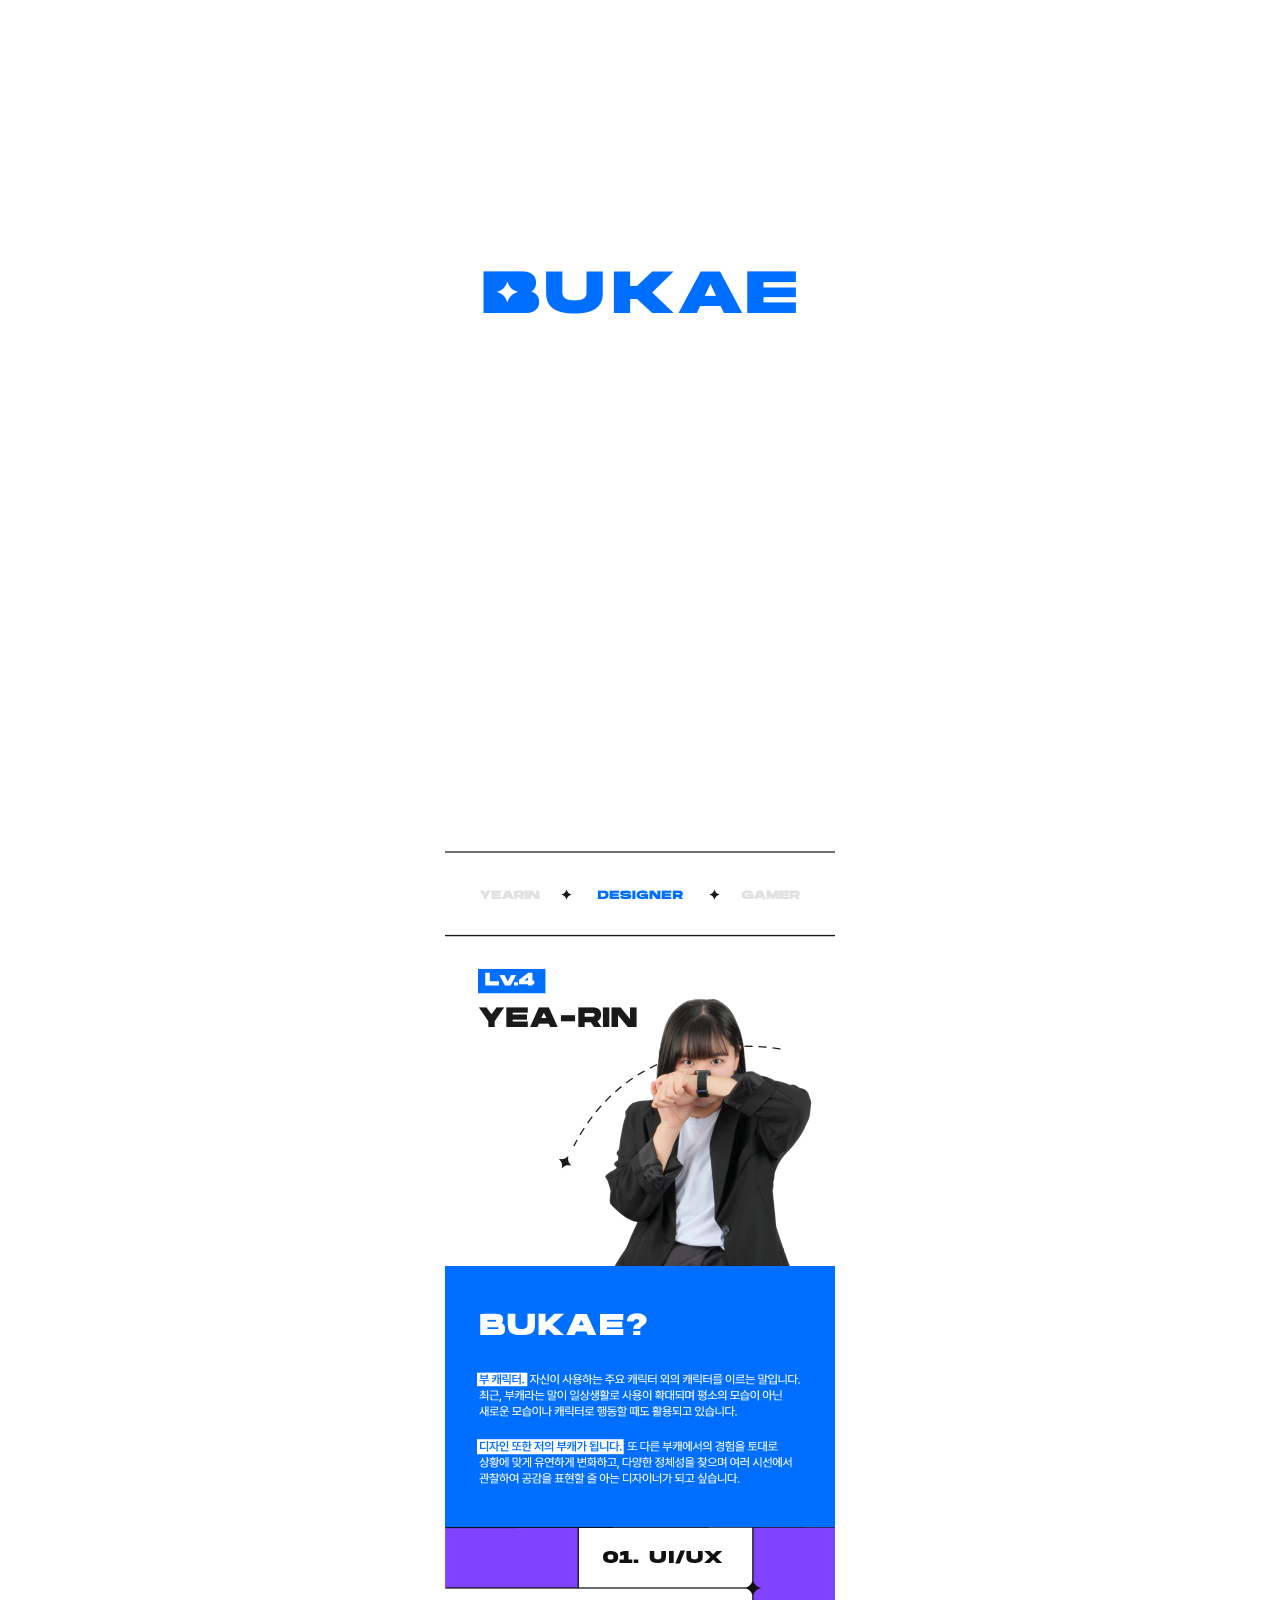
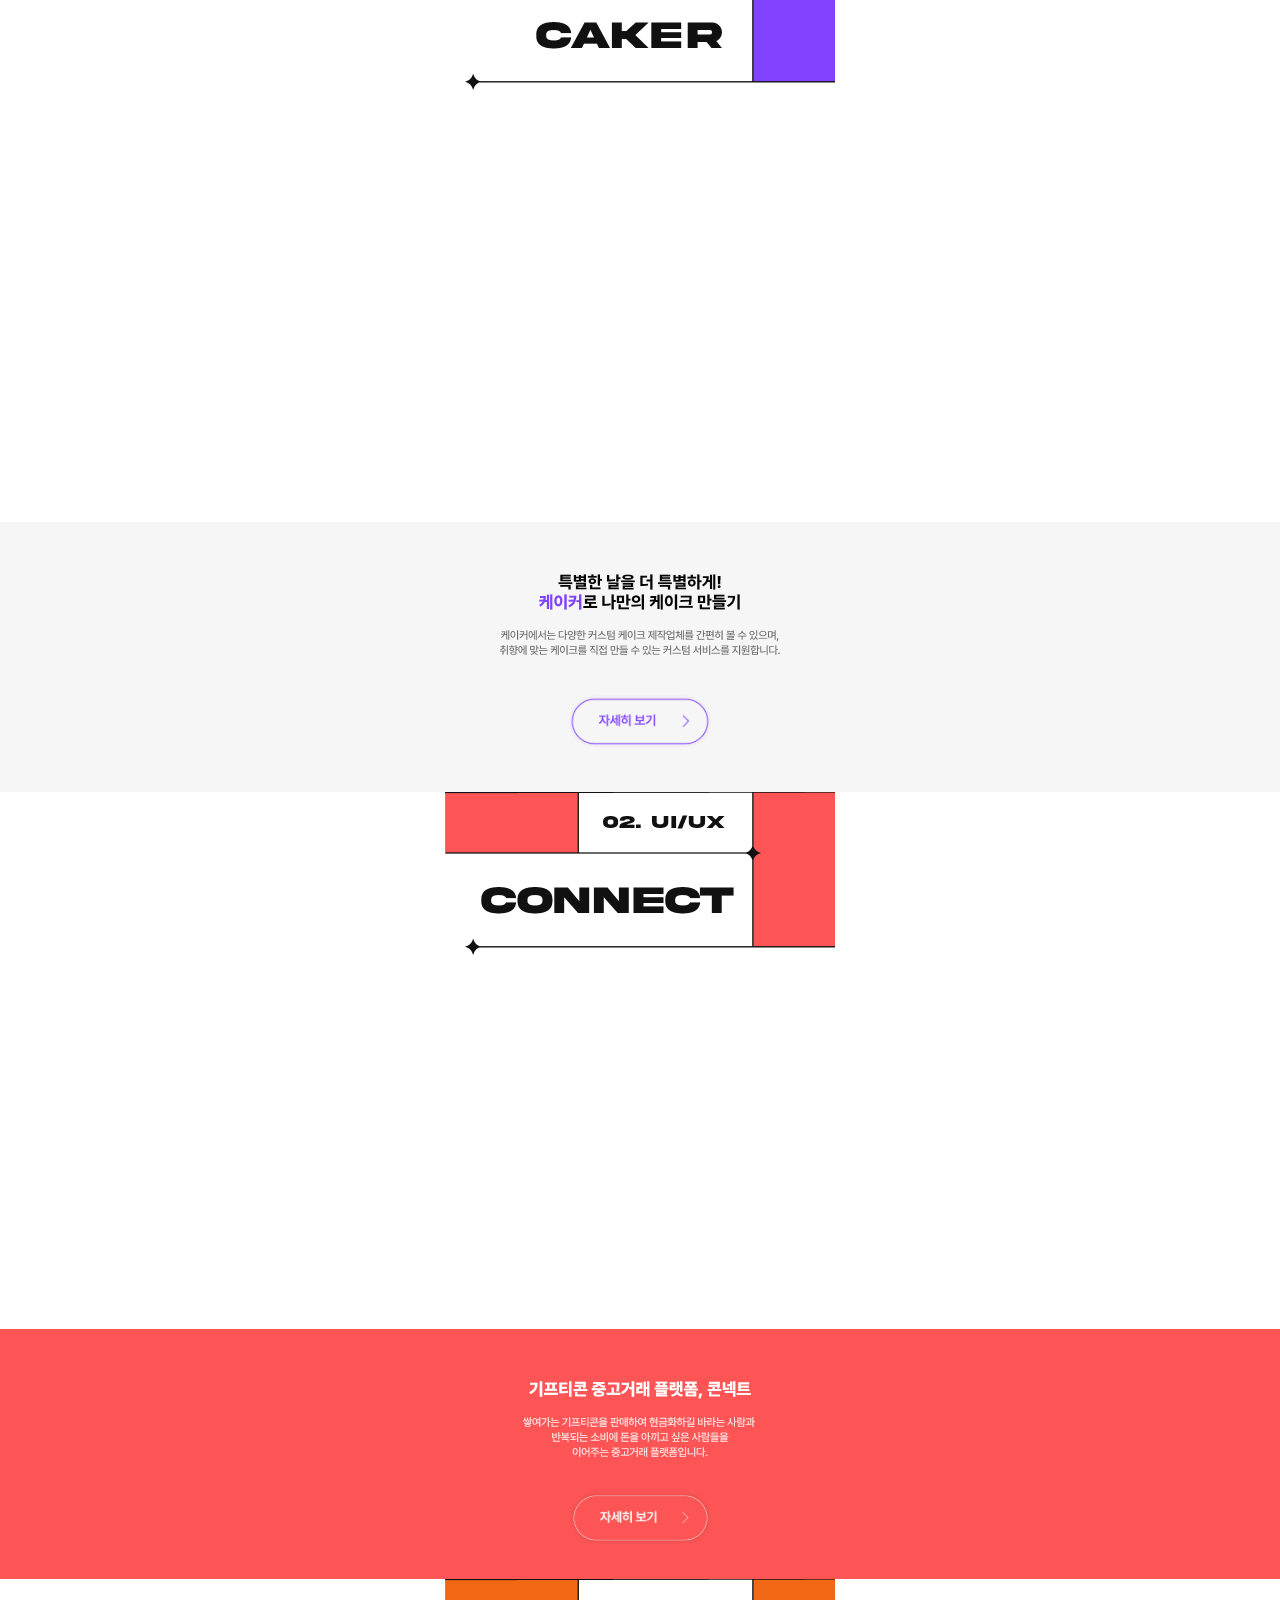
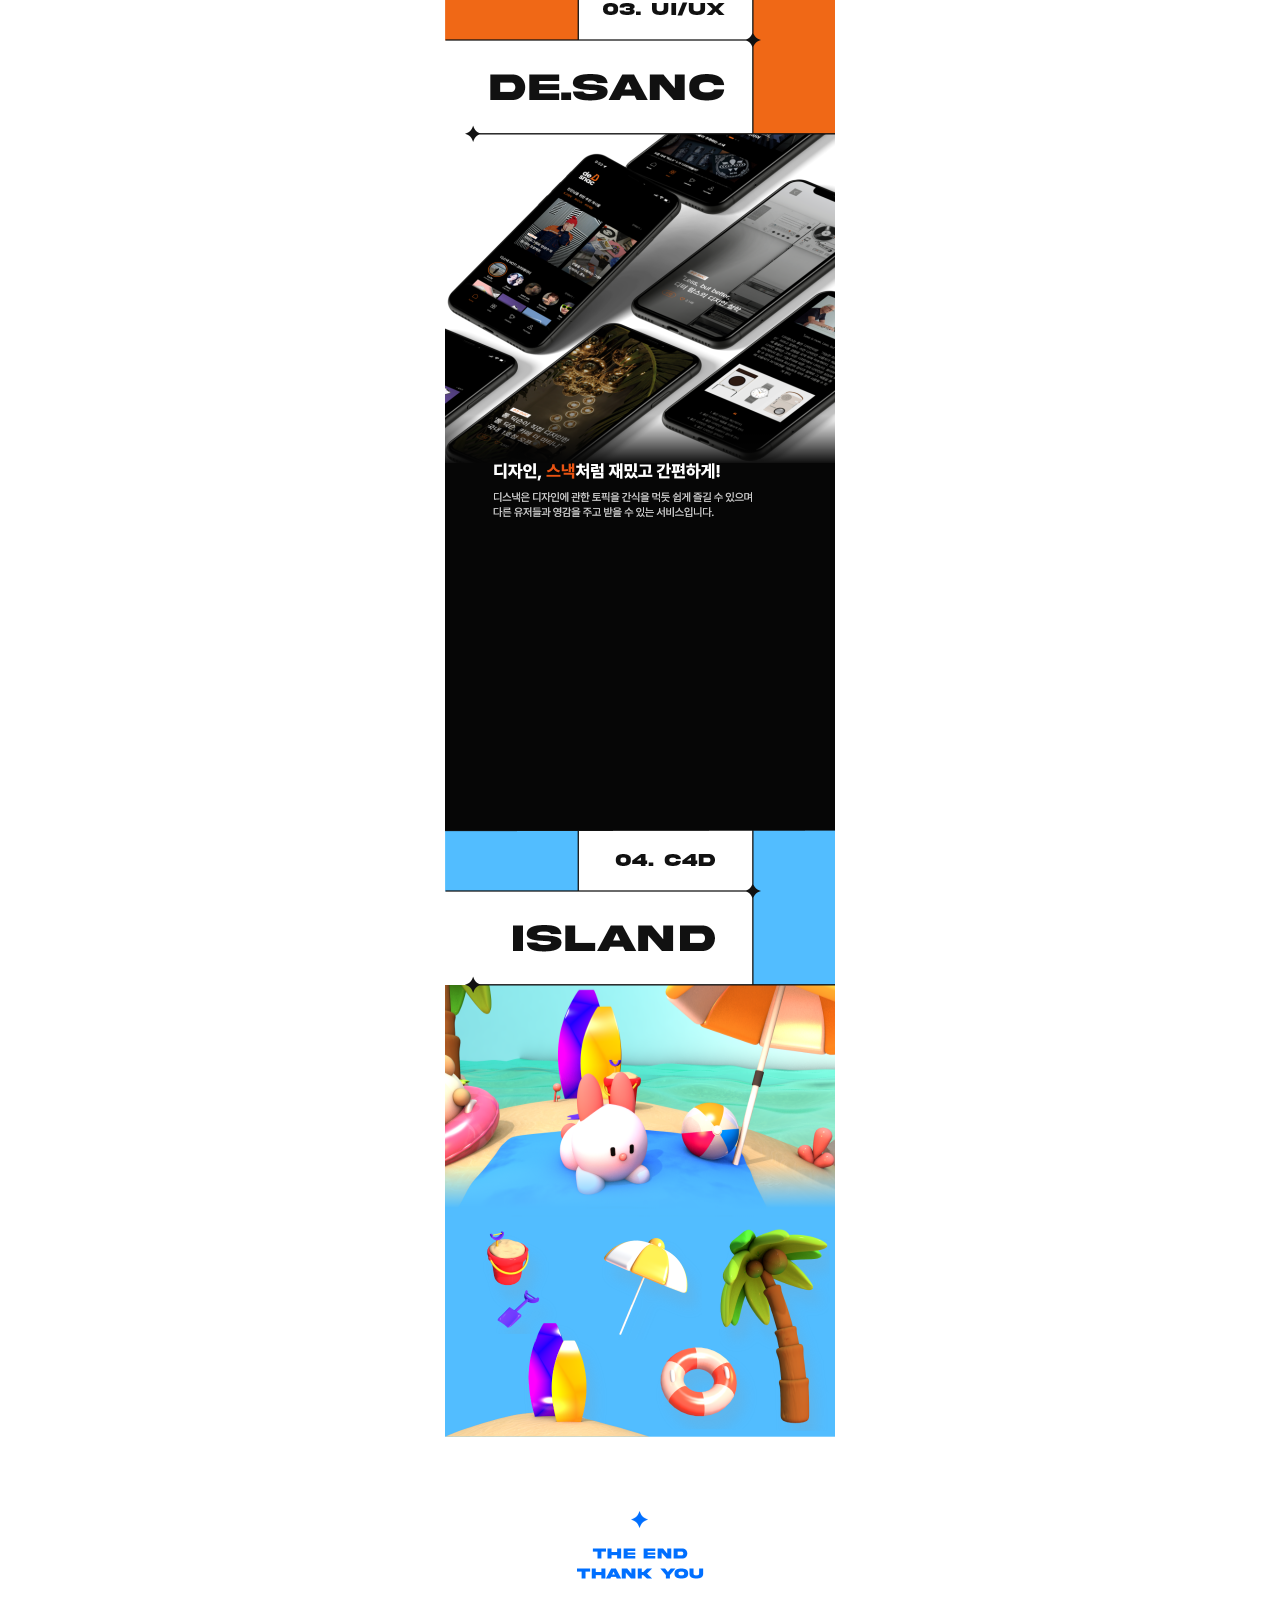
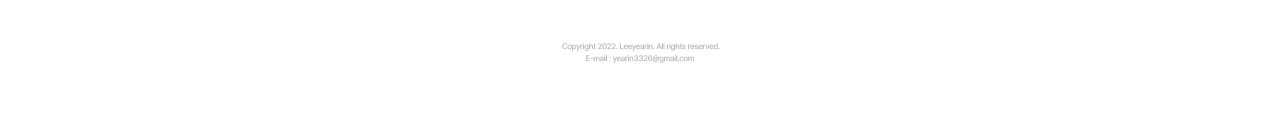
<file: index_m.html>
<!DOCTYPE html>
<html lang="ko">
<head>
    <meta charset="UTF-8">
    <meta http-equiv="X-UA-Compatible" content="IE=edge">
    <meta name="viewport" content="width=device-width, initial-scale=1.0">
    <title>Bukae</title>
    <link rel="stylesheet" href="master_m.css">
    <link href="https://unpkg.com/aos@2.3.1/dist/aos.css" rel="stylesheet">
    <link rel="icon" href="img/favicon.ico" type="image/x-icon">
</head>
<body>
    <div class="wrap01">
        <div class="c00" data-aos="fade-up"
        data-aos-duration="3000" ></div>
</div>

<div class="wrap02">
    <div class="c01"></div>
</div>

<div class="wrap03">
    <div class="c02"></div>
    <div class="c03" data-aos="fade-up" data-aos-duration="800"></div>
</div>

<div class="wrap04">
    <div class="c04"></div>
    <div class="c05" onclick="window.open('https://www.behance.net/gallery/158486663/CAKER')"></div>
</div>

<div class="wrap05">
    <div class="c06"></div>
    <div class="c07" data-aos="fade-up" data-aos-duration="800"></div>
</div>

<div class="wrap06">
    <div class="c08"></div>
    <div class="c09" onclick="window.open('https://www.behance.net/gallery/158485533/CON-NECT')"></div>
</div>

<div class="wrap07">
    <div class="c10"></div>
    <div class="c11"></div>
    <div class="c12"></div>
    <div class="c13" data-aos="fade-up" data-aos-duration="800"></div>
</div>

<div class="wrap08">
    <div class="c14"></div>
    <div class="c15"></div>
    <div class="c16"></div>
</div>

<div class="wrap09">
    <div class="c17"></div>
</div>

<script src="https://unpkg.com/aos@2.3.1/dist/aos.js"></script>
<script>
    AOS.init();
  </script>
</body>
</html>
</file>
<file: master_m.css>
*{
    margin: 0;
    padding: 0;
    text-decoration: none;
}

.wrap01{
    position: relative;
    width: 100%;
    height:844px;
    background-color:#ffffff;
    justify-content: center;
    align-items: center;
    display: flex; 
}

.c00{
    background-image: url(img_m/c00.png);
    width: 100%;
    height: 66px;
    position: absolute;
    background-repeat: no-repeat;
    background-position: center;
    background-size: contain;
    top: 260px;
}



.wrap02{
    position: relative;
    width: 100%;
    height:683px;
    background-color:#ffffff;
    justify-content: center;
    align-items: center;
    display: flex;  
}

.c01{
    background-image: url(img_m/c01.png);
    width: 100%;
    height: 683px;
    position: absolute;
    background-repeat: no-repeat;
    background-position: center;
    background-size: contain;
}

.wrap03{
    position: relative;
    width: 100%;
    height:595px;
    background-color:#ffffff;
    justify-content: center;
    display: flex;  
}

.c02{
    background-image: url(img_m/c02.png);
    width: 100%;
    height: 168px;
    position: absolute;
    background-repeat: no-repeat;
    background-position: center;
    background-size: contain;
}
.c03{
    background-image: url(img_m/c03.png);
    width: 100%;
    height: 420.04px;
    position: absolute;
    background-repeat: no-repeat;
    background-position: center;
    background-size: contain;
    margin-top: 167.7px;
}

.wrap04{
    position: relative;
    width: 100%;
    height:270px;
    background-color:#F6F6F6;
    justify-content: center;
    display: flex;  
}
.c04{
    background-image: url(img_m/c04.png);
    width: 100%;
    height: 85px;
    position: absolute;
    background-repeat: no-repeat;
    background-position: center;
    background-size: contain;
    margin-top: 50px;
    z-index: 1;
}
.c05{
    background-image: url(img_m/c05.png);
    width: 100%;
    height: 59px;
    position: absolute;
    background-repeat: no-repeat;
    background-position: center;
    background-size: contain;
    margin-top: 170px;
    z-index: 2;

}

.wrap05{
    position: relative;
    width: 100%;
    height:537px;
    background-color:#ffffff;
    justify-content: center;
    display: flex;  
}
.c06{
    background-image: url(img_m/c06.png);
    width: 100%;
    height: 168px;
    position: absolute;
    background-repeat: no-repeat;
    background-position: center;
    background-size: contain;
}
.c07{
    background-image: url(img_m/c07.png);
    width: 100%;
    height: 332px;
    position: absolute;
    background-repeat: no-repeat;
    background-position: center;
    background-size: contain;
    margin-top: 205px;
}

.wrap06{
    position: relative;
    width: 100%;
    height:250px;
    background-color:#FD5555;
    justify-content: center;
    display: flex;  
}
.c08{
    background-image: url(img_m/c08.png);
    width: 100%;
    height: 80px;
    position: absolute;
    background-repeat: no-repeat;
    background-position: center;
    background-size: contain;
    margin-top: 50px;
    z-index: 1;
}
.c09{
    background-image: url(img_m/c09.png);
    width: 100%;
    height: 58px;
    position: absolute;
    background-repeat: no-repeat;
    background-position: center;
    background-size: contain;
    margin-top: 160px;
    z-index: 2;

}

.wrap07{
    position: relative;
    width: 100%;
    height:851px;
    background-color:#ffffff;
    justify-content: center;
    display: flex;  
}
.c10{
    background-image: url(img_m/c10.png);
    width: 100%;
    height: 168px;
    position: absolute;
    background-repeat: no-repeat;
    background-position: center;
    background-size: contain;
    z-index: 2;
}
.c11{
    background-image: url(img_m/c11.png);
    width: 100%;
    height: 698px;
    position: absolute;
    background-repeat: no-repeat;
    background-position: center;
    background-size: contain;
    margin-top: 153px;
    z-index: 1;
}
.c12{
    background-image: url(img_m/c12.png);
    width: 100%;
    height: 92px;
    position: absolute;
    background-repeat: no-repeat;
    background-position: center;
    background-size: contain;
    margin-top: 465px;
    z-index: 1;
}
.c13{
    background-image: url(img_m/c13.png);
    width: 100%;
    height: 267px;
    position: absolute;
    background-repeat: no-repeat;
    background-position: center;
    background-size: contain;
    margin-top: 553px;
    z-index: 1;
}

.wrap08{
    position: relative;
    width: 100%;
    height:607px;
    background-color:#ffffff;
    justify-content: center;
    display: flex;  
}
.c14{
    background-image: url(img_m/c14.png);
    width: 100%;
    height: 168px;
    position: absolute;
    background-repeat: no-repeat;
    background-position: center;
    background-size: contain;
    z-index: 2;
}
.c15{
    background-image: url(img_m/c15.png);
    width: 100%;
    height: 451.65px;
    position: absolute;
    background-repeat: no-repeat;
    background-position: center;
    background-size: contain;
    margin-top: 155.1px;
    z-index: 1;
}
.c16{
    background-image: url(img_m/c16.png);
    width: 100%;
    height: 220px;
    position: absolute;
    background-repeat: no-repeat;
    background-position: center;
    background-size: contain;
    margin-top: 387px;
    z-index: 3;
}

.wrap09{
    position: relative;
    width: 100%;
    height:296px;
    background-color:#ffffff;
    justify-content: center;
    display: flex;  
}
.c17{
    background-image: url(img_m/c17.png);
    width: 100%;
    height: 151.78px;
    position: absolute;
    background-repeat: no-repeat;
    background-position: center;
    background-size: contain;
    margin-top: 74px;
    z-index: 1;
}
</file>
